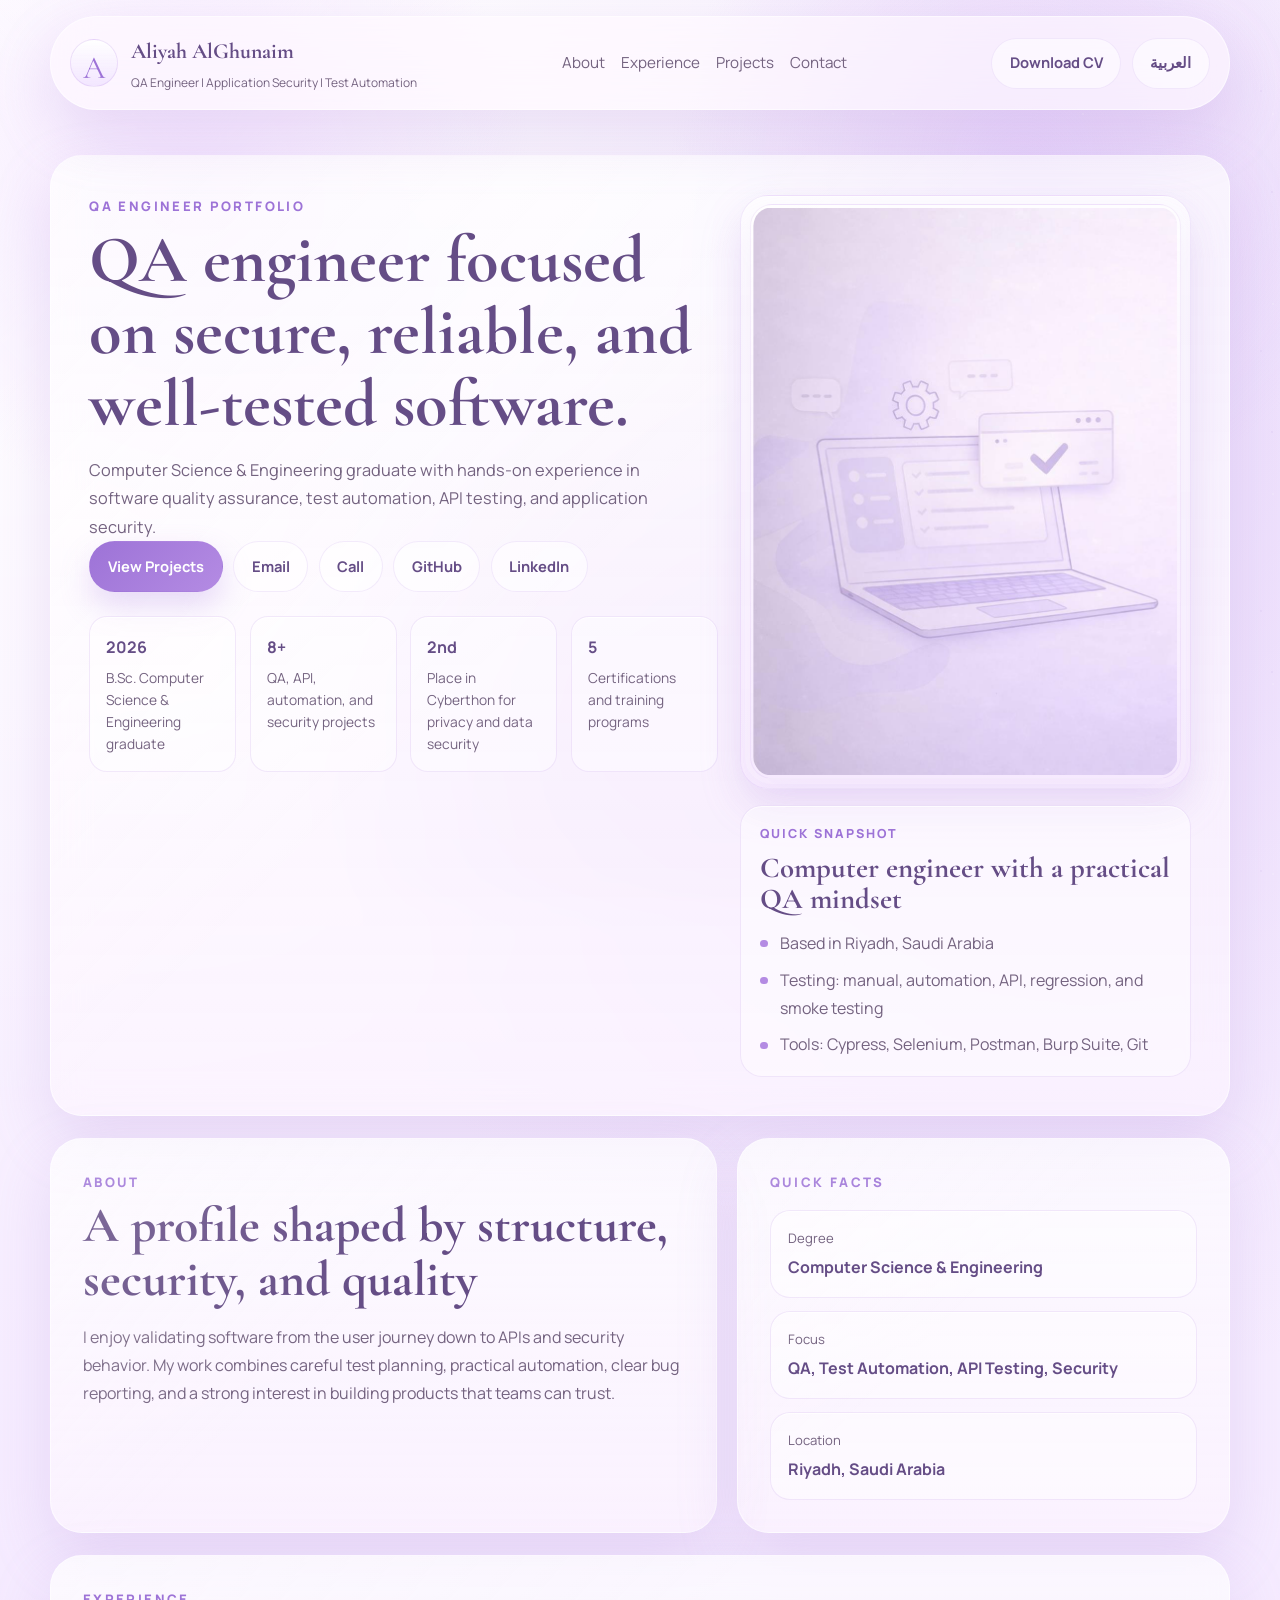
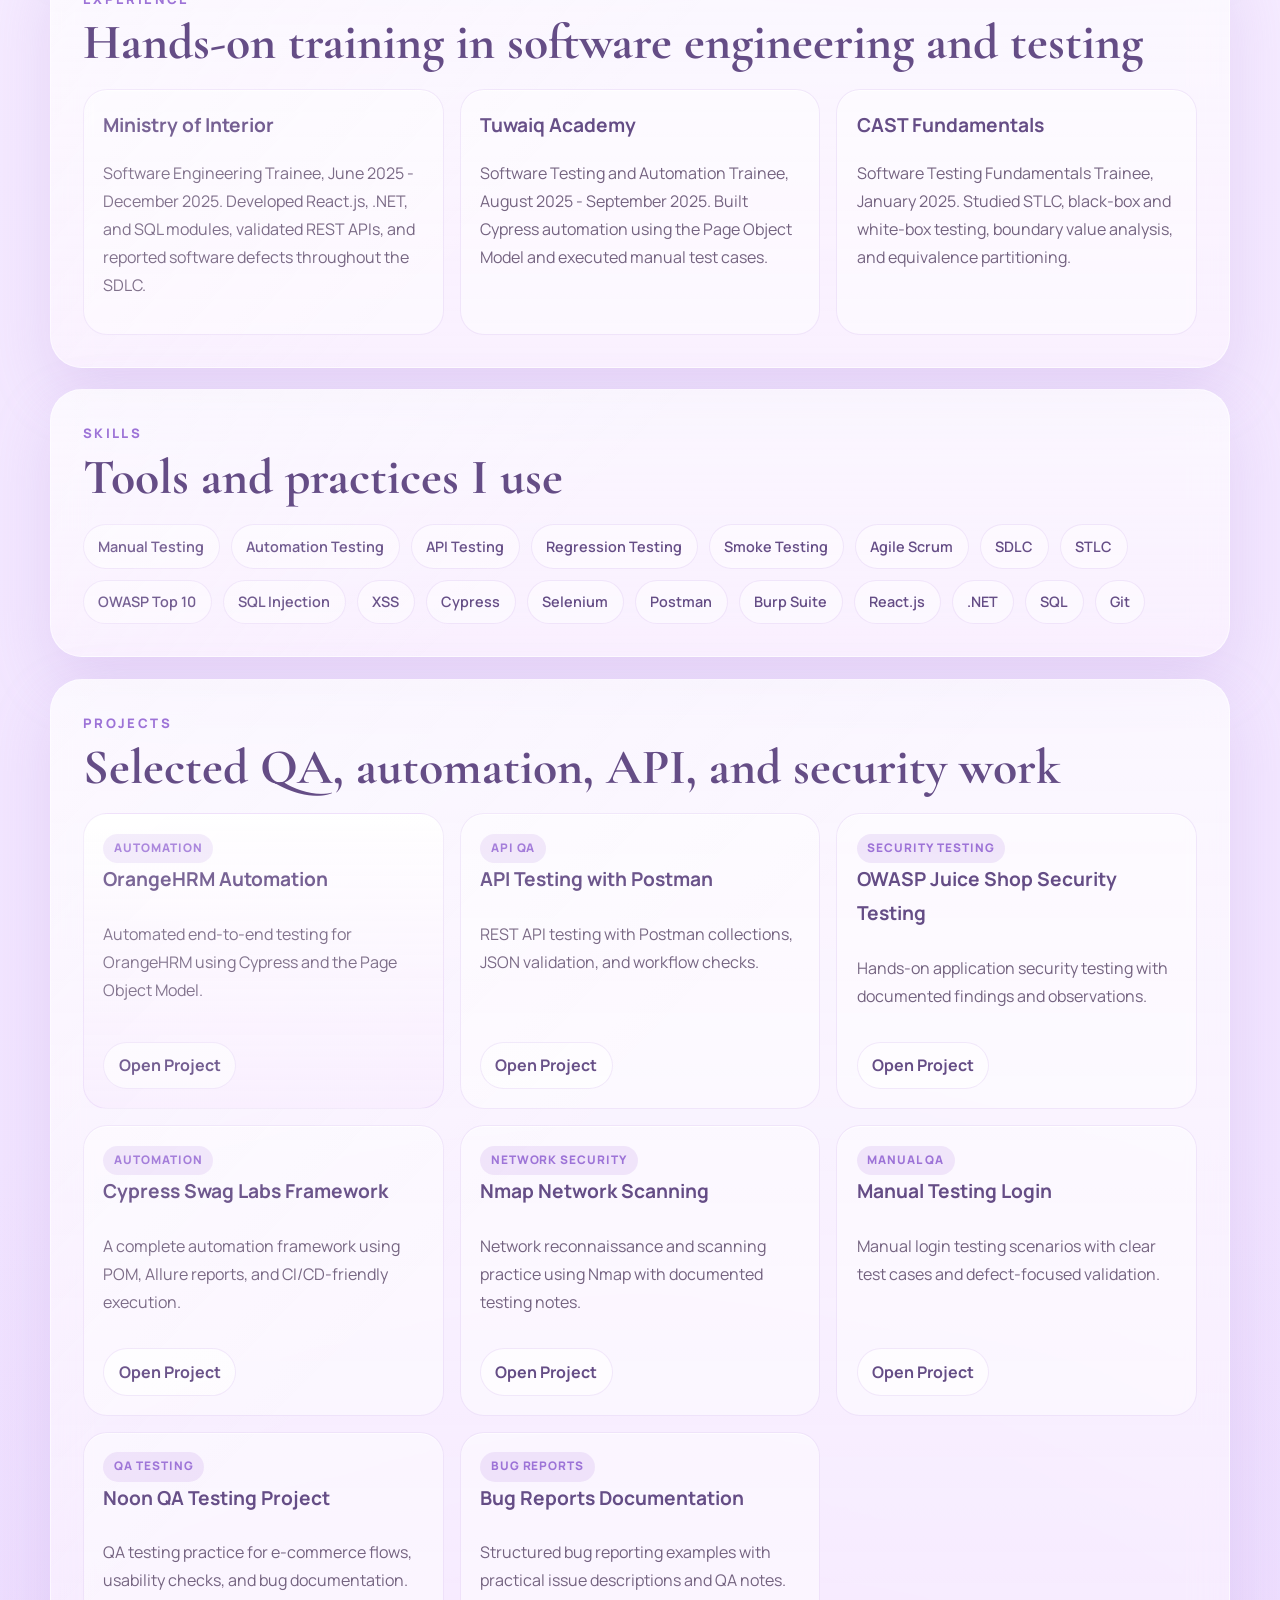
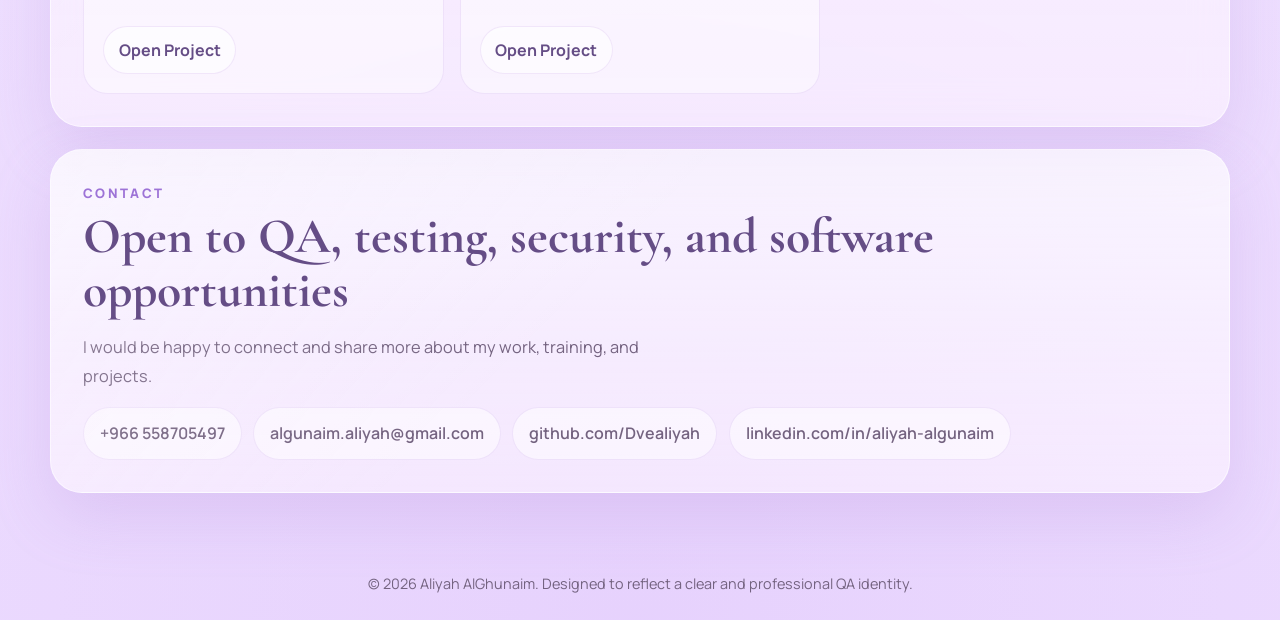
<file: index.html>
﻿<!DOCTYPE html>
<html lang="en" dir="ltr">
<head>
  <meta charset="UTF-8">
  <meta name="viewport" content="width=device-width, initial-scale=1.0">
  <title>Aliyah AlGhunaim | QA Engineer Portfolio</title>
  <meta name="description" content="Aliyah AlGhunaim portfolio for QA engineering, application security, test automation, API testing, and software quality projects.">
  <link rel="preconnect" href="https://fonts.googleapis.com">
  <link rel="preconnect" href="https://fonts.gstatic.com" crossorigin>
  <link href="https://fonts.googleapis.com/css2?family=Cairo:wght@400;600;700;800&family=Cormorant+Garamond:wght@500;600;700&family=Manrope:wght@400;500;600;700&display=swap" rel="stylesheet">
  <link rel="stylesheet" href="style.css">
</head>
<body>
  <div class="page-glow" aria-hidden="true"></div>
  <div class="page-noise" aria-hidden="true"></div>

  <header class="topbar">
    <a class="brand" href="#home" aria-label="Home">
      <span class="brand-mark">A</span>
      <span class="brand-copy">
        <strong>Aliyah AlGhunaim</strong>
        <small>QA Engineer | Application Security | Test Automation</small>
      </span>
    </a>

    <nav class="nav-links" aria-label="Primary navigation">
      <a href="#about">About</a>
      <a href="#experience">Experience</a>
      <a href="#projects">Projects</a>
      <a href="#contact">Contact</a>
    </nav>

    <div class="top-actions">
      <a class="btn btn-soft" href="Aliyah-AlGhunaim-CV.pdf" download>Download CV</a>
      <a class="btn btn-soft" href="ar.html">العربية</a>
    </div>
  </header>

  <main id="home">
    <section class="hero panel reveal">
      <div class="hero-copy">
        <p class="eyebrow">QA Engineer Portfolio</p>
        <h1>QA engineer focused on secure, reliable, and well-tested software.</h1>
        <p class="lead">
          Computer Science & Engineering graduate with hands-on experience in software quality assurance, test automation, API testing, and application security.
        </p>

        <div class="hero-actions">
          <a class="btn btn-primary" href="#projects">View Projects</a>
          <a class="btn btn-soft" href="mailto:algunaim.aliyah@gmail.com">Email</a>
          <a class="btn btn-soft" href="tel:+966558705497">Call</a>
          <a class="btn btn-soft" href="https://github.com/Dvealiyah" target="_blank" rel="noopener noreferrer">GitHub</a>
          <a class="btn btn-soft" href="https://www.linkedin.com/in/aliyah-algunaim" target="_blank" rel="noopener noreferrer">LinkedIn</a>
        </div>

        <div class="hero-metrics stats-grid">
          <article>
            <strong>2026</strong>
            <span>B.Sc. Computer Science & Engineering graduate</span>
          </article>
          <article>
            <strong>8+</strong>
            <span>QA, API, automation, and security projects</span>
          </article>
          <article>
            <strong>2nd</strong>
            <span>Place in Cyberthon for privacy and data security</span>
          </article>
          <article>
            <strong>5</strong>
            <span>Certifications and training programs</span>
          </article>
        </div>
      </div>

      <div class="hero-visual">
        <figure class="portrait-card">
          <img src="qa-illustration-v2.jpg" alt="Software quality testing illustration on a laptop">
        </figure>

        <aside class="status-card">
          <p>Quick Snapshot</p>
          <h2>Computer engineer with a practical QA mindset</h2>
          <ul>
            <li>Based in Riyadh, Saudi Arabia</li>
            <li>Testing: manual, automation, API, regression, and smoke testing</li>
            <li>Tools: Cypress, Selenium, Postman, Burp Suite, Git</li>
          </ul>
        </aside>
      </div>
    </section>

    <section id="about" class="section-grid reveal">
      <article class="panel intro-card">
        <p class="eyebrow">About</p>
        <h2>A profile shaped by structure, security, and quality</h2>
        <p>
          I enjoy validating software from the user journey down to APIs and security behavior. My work combines careful test planning, practical automation, clear bug reporting, and a strong interest in building products that teams can trust.
        </p>
      </article>

      <article class="panel facts-card">
        <p class="eyebrow">Quick Facts</p>
        <div class="facts-list">
          <div><span>Degree</span><strong>Computer Science & Engineering</strong></div>
          <div><span>Focus</span><strong>QA, Test Automation, API Testing, Security</strong></div>
          <div><span>Location</span><strong>Riyadh, Saudi Arabia</strong></div>
        </div>
      </article>
    </section>

    <section id="experience" class="panel reveal">
      <div class="section-heading">
        <p class="eyebrow">Experience</p>
        <h2>Hands-on training in software engineering and testing</h2>
      </div>
      <div class="cards three-up">
        <article class="soft-card">
          <h3>Ministry of Interior</h3>
          <p>Software Engineering Trainee, June 2025 - December 2025. Developed React.js, .NET, and SQL modules, validated REST APIs, and reported software defects throughout the SDLC.</p>
        </article>
        <article class="soft-card">
          <h3>Tuwaiq Academy</h3>
          <p>Software Testing and Automation Trainee, August 2025 - September 2025. Built Cypress automation using the Page Object Model and executed manual test cases.</p>
        </article>
        <article class="soft-card">
          <h3>CAST Fundamentals</h3>
          <p>Software Testing Fundamentals Trainee, January 2025. Studied STLC, black-box and white-box testing, boundary value analysis, and equivalence partitioning.</p>
        </article>
      </div>
    </section>

    <section id="strengths" class="panel reveal">
      <div class="section-heading">
        <p class="eyebrow">Skills</p>
        <h2>Tools and practices I use</h2>
      </div>
      <div class="skill-band">
        <span>Manual Testing</span><span>Automation Testing</span><span>API Testing</span><span>Regression Testing</span><span>Smoke Testing</span><span>Agile Scrum</span><span>SDLC</span><span>STLC</span><span>OWASP Top 10</span><span>SQL Injection</span><span>XSS</span><span>Cypress</span><span>Selenium</span><span>Postman</span><span>Burp Suite</span><span>React.js</span><span>.NET</span><span>SQL</span><span>Git</span>
      </div>
    </section>

    <section id="projects" class="panel reveal">
      <div class="section-heading">
        <p class="eyebrow">Projects</p>
        <h2>Selected QA, automation, API, and security work</h2>
      </div>

      <div class="cards project-layout expanded-projects">
        <article class="project-card featured"><span class="pill">Automation</span><h3>OrangeHRM Automation</h3><p>Automated end-to-end testing for OrangeHRM using Cypress and the Page Object Model.</p><a href="https://github.com/Dvealiyah/Cypress-Automation-Testing-OrangeHRM" target="_blank" rel="noopener noreferrer">Open Project</a></article>
        <article class="project-card"><span class="pill">API QA</span><h3>API Testing with Postman</h3><p>REST API testing with Postman collections, JSON validation, and workflow checks.</p><a href="https://github.com/Dvealiyah/API-Testing-Postman-" target="_blank" rel="noopener noreferrer">Open Project</a></article>
        <article class="project-card"><span class="pill">Security Testing</span><h3>OWASP Juice Shop Security Testing</h3><p>Hands-on application security testing with documented findings and observations.</p><a href="https://github.com/Dvealiyah/owasp-juice-shop-security-testing" target="_blank" rel="noopener noreferrer">Open Project</a></article>
        <article class="project-card"><span class="pill">Automation</span><h3>Cypress Swag Labs Framework</h3><p>A complete automation framework using POM, Allure reports, and CI/CD-friendly execution.</p><a href="https://github.com/Dvealiyah/Cypress-Automation-Project-Swag-Labs-POM-Allure-Reports-CI-CD" target="_blank" rel="noopener noreferrer">Open Project</a></article>
        <article class="project-card"><span class="pill">Network Security</span><h3>Nmap Network Scanning</h3><p>Network reconnaissance and scanning practice using Nmap with documented testing notes.</p><a href="https://github.com/Dvealiyah/nmap-network-scanning" target="_blank" rel="noopener noreferrer">Open Project</a></article>
        <article class="project-card"><span class="pill">Manual QA</span><h3>Manual Testing Login</h3><p>Manual login testing scenarios with clear test cases and defect-focused validation.</p><a href="https://github.com/Dvealiyah/manual-testing-login" target="_blank" rel="noopener noreferrer">Open Project</a></article>
        <article class="project-card"><span class="pill">QA Testing</span><h3>Noon QA Testing Project</h3><p>QA testing practice for e-commerce flows, usability checks, and bug documentation.</p><a href="https://github.com/Dvealiyah/noon-QA-Testing-project" target="_blank" rel="noopener noreferrer">Open Project</a></article>
        <article class="project-card"><span class="pill">Bug Reports</span><h3>Bug Reports Documentation</h3><p>Structured bug reporting examples with practical issue descriptions and QA notes.</p><a href="https://github.com/Dvealiyah/bug-reports.md" target="_blank" rel="noopener noreferrer">Open Project</a></article>
      </div>    </section>

    <section id="contact" class="contact-block reveal">
      <article class="panel contact-panel">
        <div class="section-heading">
          <p class="eyebrow">Contact</p>
          <h2>Open to QA, testing, security, and software opportunities</h2>
        </div>
        <p class="lead">I would be happy to connect and share more about my work, training, and projects.</p>
        <div class="contact-links">
          <a href="tel:+966558705497">+966 558705497</a>
          <a href="mailto:algunaim.aliyah@gmail.com">algunaim.aliyah@gmail.com</a>
          <a href="https://github.com/Dvealiyah" target="_blank" rel="noopener noreferrer">github.com/Dvealiyah</a>
          <a href="https://www.linkedin.com/in/aliyah-algunaim" target="_blank" rel="noopener noreferrer">linkedin.com/in/aliyah-algunaim</a>
        </div>
      </article>
    </section>
  </main>

  <footer class="footer">
    <p>© 2026 Aliyah AlGhunaim. Designed to reflect a clear and professional QA identity.</p>
  </footer>
</body>
</html>
</file>
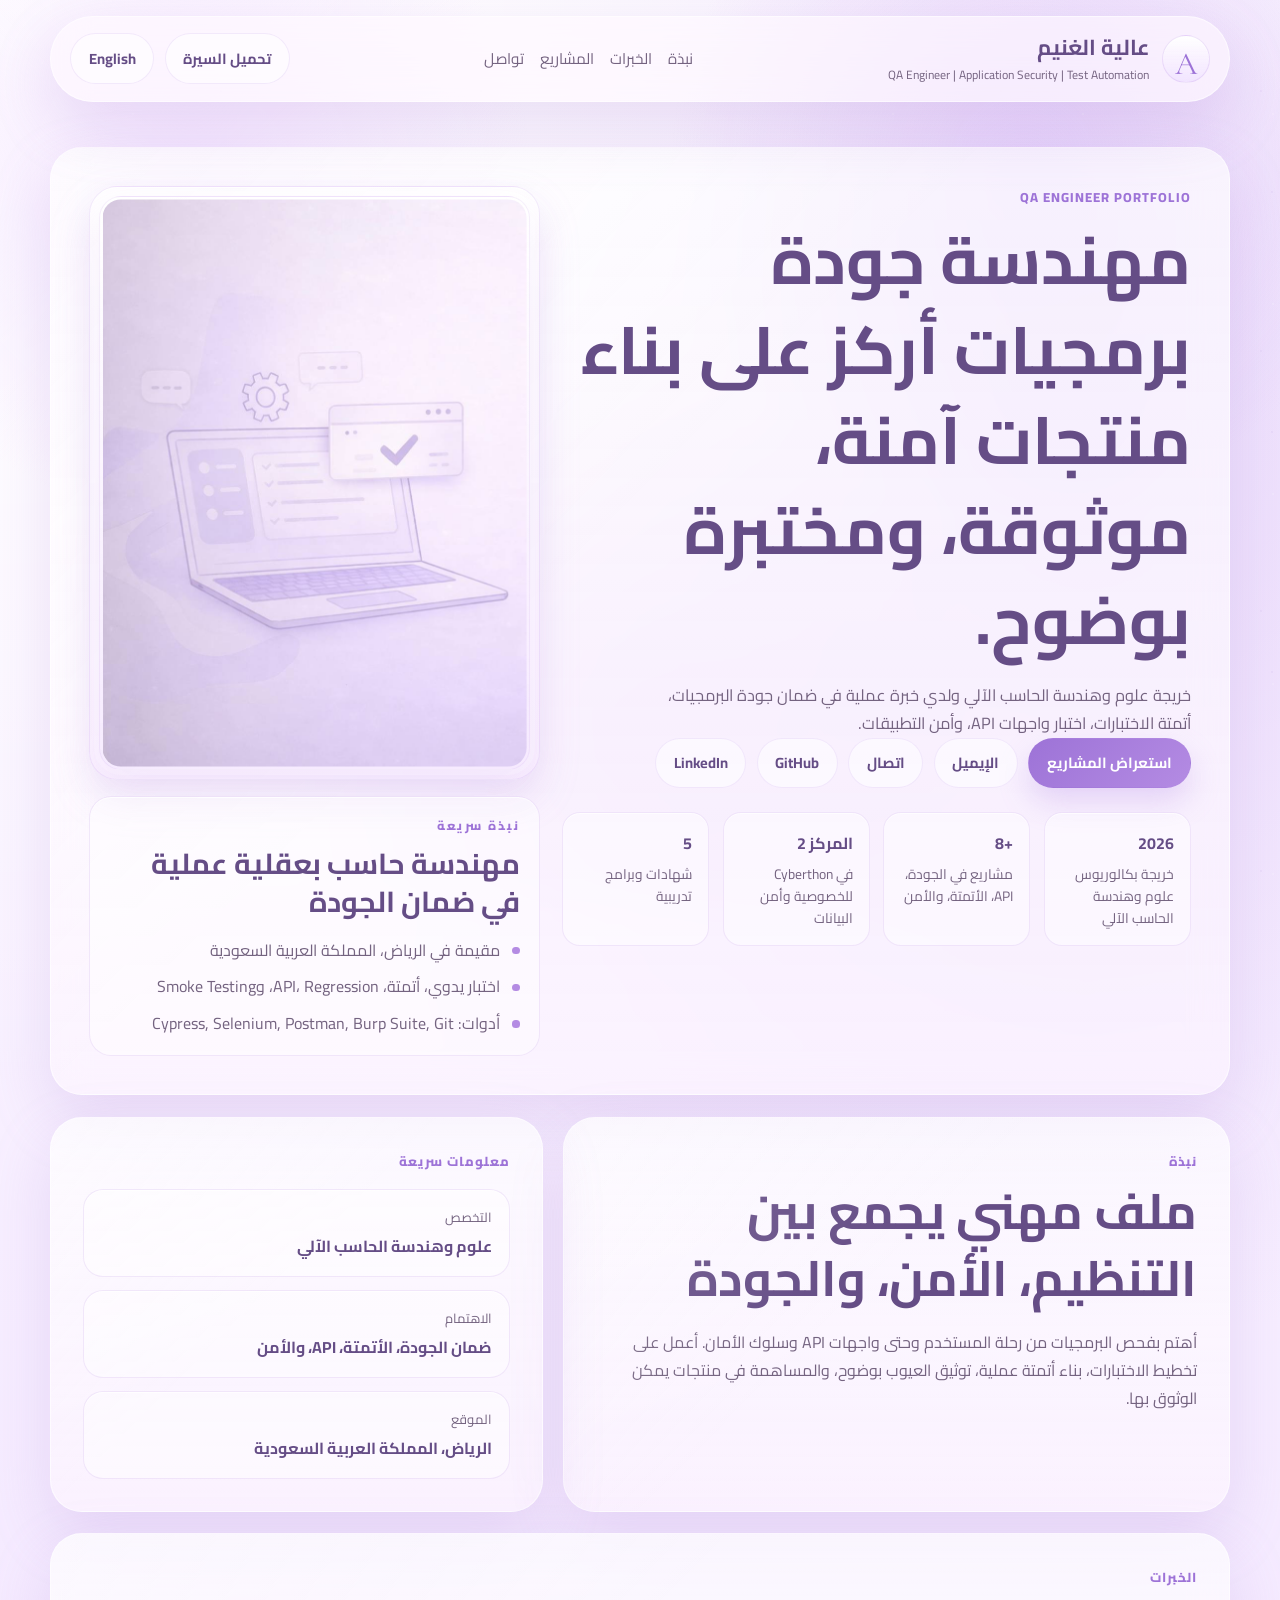
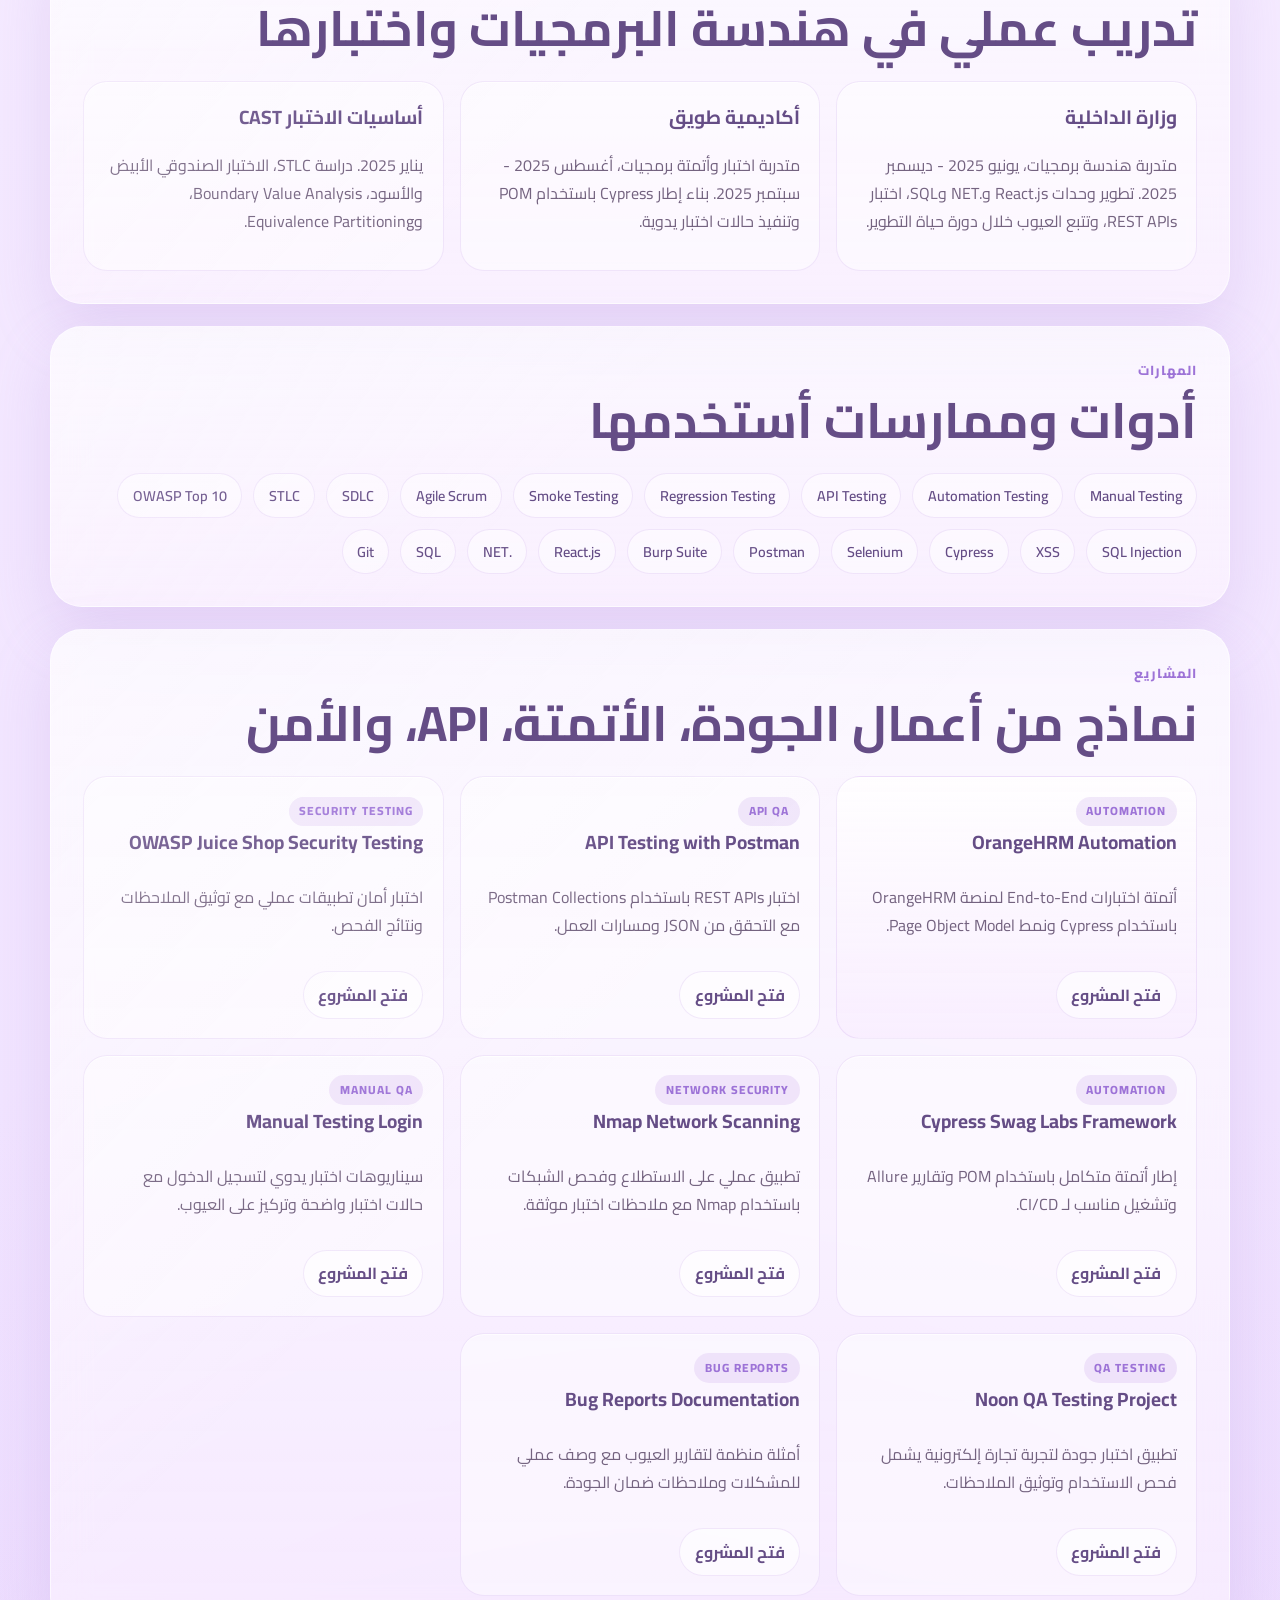
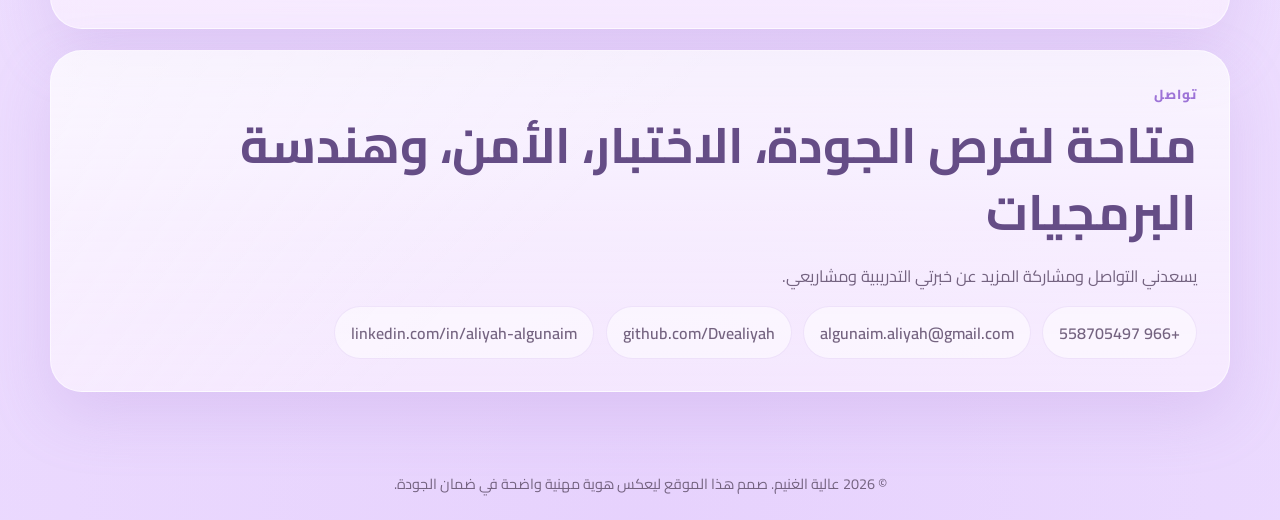
<file: ar.html>
﻿<!DOCTYPE html>
<html lang="ar" dir="rtl">
<head>
  <meta charset="UTF-8">
  <meta name="viewport" content="width=device-width, initial-scale=1.0">
  <title>عالية الغنيم | QA Engineer Portfolio</title>
  <meta name="description" content="الموقع الشخصي لعالية الغنيم في ضمان الجودة، أتمتة الاختبارات، اختبار واجهات API، وأمن التطبيقات.">
  <link rel="preconnect" href="https://fonts.googleapis.com">
  <link rel="preconnect" href="https://fonts.gstatic.com" crossorigin>
  <link href="https://fonts.googleapis.com/css2?family=Cairo:wght@400;600;700;800&family=Cormorant+Garamond:wght@500;600;700&family=Manrope:wght@400;500;600;700&display=swap" rel="stylesheet">
  <link rel="stylesheet" href="style.css">
</head>
<body>
  <div class="page-glow" aria-hidden="true"></div>
  <div class="page-noise" aria-hidden="true"></div>

  <header class="topbar">
    <a class="brand" href="#home" aria-label="الرئيسية">
      <span class="brand-mark">A</span>
      <span class="brand-copy">
        <strong>عالية الغنيم</strong>
        <small>QA Engineer | Application Security | Test Automation</small>
      </span>
    </a>

    <nav class="nav-links" aria-label="التنقل الرئيسي">
      <a href="#about">نبذة</a>
      <a href="#experience">الخبرات</a>
      <a href="#projects">المشاريع</a>
      <a href="#contact">تواصل</a>
    </nav>

    <div class="top-actions">
      <a class="btn btn-soft" href="Aliyah-AlGhunaim-CV.pdf" download>تحميل السيرة</a>
      <a class="btn btn-soft" href="index.html">English</a>
    </div>
  </header>

  <main id="home">
    <section class="hero panel reveal">
      <div class="hero-copy">
        <p class="eyebrow">QA Engineer Portfolio</p>
        <h1>مهندسة جودة برمجيات أركز على بناء منتجات آمنة، موثوقة، ومختبرة بوضوح.</h1>
        <p class="lead">خريجة علوم وهندسة الحاسب الآلي ولدي خبرة عملية في ضمان جودة البرمجيات، أتمتة الاختبارات، اختبار واجهات API، وأمن التطبيقات.</p>
        <div class="hero-actions">
          <a class="btn btn-primary" href="#projects">استعراض المشاريع</a>
          <a class="btn btn-soft" href="mailto:algunaim.aliyah@gmail.com">الإيميل</a>
          <a class="btn btn-soft" href="tel:+966558705497">اتصال</a>
          <a class="btn btn-soft" href="https://github.com/Dvealiyah" target="_blank" rel="noopener noreferrer">GitHub</a>
          <a class="btn btn-soft" href="https://www.linkedin.com/in/aliyah-algunaim" target="_blank" rel="noopener noreferrer">LinkedIn</a>
        </div>
        <div class="hero-metrics stats-grid">
          <article><strong>2026</strong><span>خريجة بكالوريوس علوم وهندسة الحاسب الآلي</span></article>
          <article><strong>+8</strong><span>مشاريع في الجودة، API، الأتمتة، والأمن</span></article>
          <article><strong>المركز 2</strong><span>في Cyberthon للخصوصية وأمن البيانات</span></article>
          <article><strong>5</strong><span>شهادات وبرامج تدريبية</span></article>
        </div>
      </div>
      <div class="hero-visual">
        <figure class="portrait-card"><img src="qa-illustration-v2.jpg" alt="رسم توضيحي لاختبار جودة البرمجيات على جهاز محمول"></figure>
        <aside class="status-card">
          <p>نبذة سريعة</p>
          <h2>مهندسة حاسب بعقلية عملية في ضمان الجودة</h2>
          <ul>
            <li>مقيمة في الرياض، المملكة العربية السعودية</li>
            <li>اختبار يدوي، أتمتة، API، Regression، وSmoke Testing</li>
            <li>أدوات: Cypress, Selenium, Postman, Burp Suite, Git</li>
          </ul>
        </aside>
      </div>
    </section>

    <section id="about" class="section-grid reveal">
      <article class="panel intro-card">
        <p class="eyebrow">نبذة</p>
        <h2>ملف مهني يجمع بين التنظيم، الأمن، والجودة</h2>
        <p>أهتم بفحص البرمجيات من رحلة المستخدم وحتى واجهات API وسلوك الأمان. أعمل على تخطيط الاختبارات، بناء أتمتة عملية، توثيق العيوب بوضوح، والمساهمة في منتجات يمكن الوثوق بها.</p>
      </article>
      <article class="panel facts-card">
        <p class="eyebrow">معلومات سريعة</p>
        <div class="facts-list">
          <div><span>التخصص</span><strong>علوم وهندسة الحاسب الآلي</strong></div>
          <div><span>الاهتمام</span><strong>ضمان الجودة، الأتمتة، API، والأمن</strong></div>
          <div><span>الموقع</span><strong>الرياض، المملكة العربية السعودية</strong></div>
        </div>
      </article>
    </section>

    <section id="experience" class="panel reveal">
      <div class="section-heading"><p class="eyebrow">الخبرات</p><h2>تدريب عملي في هندسة البرمجيات واختبارها</h2></div>
      <div class="cards three-up">
        <article class="soft-card"><h3>وزارة الداخلية</h3><p>متدربة هندسة برمجيات، يونيو 2025 - ديسمبر 2025. تطوير وحدات React.js و.NET وSQL، اختبار REST APIs، وتتبع العيوب خلال دورة حياة التطوير.</p></article>
        <article class="soft-card"><h3>أكاديمية طويق</h3><p>متدربة اختبار وأتمتة برمجيات، أغسطس 2025 - سبتمبر 2025. بناء إطار Cypress باستخدام POM وتنفيذ حالات اختبار يدوية.</p></article>
        <article class="soft-card"><h3>أساسيات الاختبار CAST</h3><p>يناير 2025. دراسة STLC، الاختبار الصندوقي الأبيض والأسود، Boundary Value Analysis، وEquivalence Partitioning.</p></article>
      </div>
    </section>

    <section id="strengths" class="panel reveal">
      <div class="section-heading"><p class="eyebrow">المهارات</p><h2>أدوات وممارسات أستخدمها</h2></div>
      <div class="skill-band">
        <span>Manual Testing</span><span>Automation Testing</span><span>API Testing</span><span>Regression Testing</span><span>Smoke Testing</span><span>Agile Scrum</span><span>SDLC</span><span>STLC</span><span>OWASP Top 10</span><span>SQL Injection</span><span>XSS</span><span>Cypress</span><span>Selenium</span><span>Postman</span><span>Burp Suite</span><span>React.js</span><span>.NET</span><span>SQL</span><span>Git</span>
      </div>
    </section>

    <section id="projects" class="panel reveal">
      <div class="section-heading"><p class="eyebrow">المشاريع</p><h2>نماذج من أعمال الجودة، الأتمتة، API، والأمن</h2></div>
      <div class="cards project-layout expanded-projects">
        <article class="project-card featured"><span class="pill">Automation</span><h3>OrangeHRM Automation</h3><p>أتمتة اختبارات End-to-End لمنصة OrangeHRM باستخدام Cypress ونمط Page Object Model.</p><a href="https://github.com/Dvealiyah/Cypress-Automation-Testing-OrangeHRM" target="_blank" rel="noopener noreferrer">فتح المشروع</a></article>
        <article class="project-card"><span class="pill">API QA</span><h3>API Testing with Postman</h3><p>اختبار REST APIs باستخدام Postman Collections مع التحقق من JSON ومسارات العمل.</p><a href="https://github.com/Dvealiyah/API-Testing-Postman-" target="_blank" rel="noopener noreferrer">فتح المشروع</a></article>
        <article class="project-card"><span class="pill">Security Testing</span><h3>OWASP Juice Shop Security Testing</h3><p>اختبار أمان تطبيقات عملي مع توثيق الملاحظات ونتائج الفحص.</p><a href="https://github.com/Dvealiyah/owasp-juice-shop-security-testing" target="_blank" rel="noopener noreferrer">فتح المشروع</a></article>
        <article class="project-card"><span class="pill">Automation</span><h3>Cypress Swag Labs Framework</h3><p>إطار أتمتة متكامل باستخدام POM وتقارير Allure وتشغيل مناسب لـ CI/CD.</p><a href="https://github.com/Dvealiyah/Cypress-Automation-Project-Swag-Labs-POM-Allure-Reports-CI-CD" target="_blank" rel="noopener noreferrer">فتح المشروع</a></article>
        <article class="project-card"><span class="pill">Network Security</span><h3>Nmap Network Scanning</h3><p>تطبيق عملي على الاستطلاع وفحص الشبكات باستخدام Nmap مع ملاحظات اختبار موثقة.</p><a href="https://github.com/Dvealiyah/nmap-network-scanning" target="_blank" rel="noopener noreferrer">فتح المشروع</a></article>
        <article class="project-card"><span class="pill">Manual QA</span><h3>Manual Testing Login</h3><p>سيناريوهات اختبار يدوي لتسجيل الدخول مع حالات اختبار واضحة وتركيز على العيوب.</p><a href="https://github.com/Dvealiyah/manual-testing-login" target="_blank" rel="noopener noreferrer">فتح المشروع</a></article>
        <article class="project-card"><span class="pill">QA Testing</span><h3>Noon QA Testing Project</h3><p>تطبيق اختبار جودة لتجربة تجارة إلكترونية يشمل فحص الاستخدام وتوثيق الملاحظات.</p><a href="https://github.com/Dvealiyah/noon-QA-Testing-project" target="_blank" rel="noopener noreferrer">فتح المشروع</a></article>
        <article class="project-card"><span class="pill">Bug Reports</span><h3>Bug Reports Documentation</h3><p>أمثلة منظمة لتقارير العيوب مع وصف عملي للمشكلات وملاحظات ضمان الجودة.</p><a href="https://github.com/Dvealiyah/bug-reports.md" target="_blank" rel="noopener noreferrer">فتح المشروع</a></article>
      </div>    </section>

    <section id="contact" class="contact-block reveal">
      <article class="panel contact-panel">
        <div class="section-heading"><p class="eyebrow">تواصل</p><h2>متاحة لفرص الجودة، الاختبار، الأمن، وهندسة البرمجيات</h2></div>
        <p class="lead">يسعدني التواصل ومشاركة المزيد عن خبرتي التدريبية ومشاريعي.</p>
        <div class="contact-links">
          <a href="tel:+966558705497">+966 558705497</a>
          <a href="mailto:algunaim.aliyah@gmail.com">algunaim.aliyah@gmail.com</a>
          <a href="https://github.com/Dvealiyah" target="_blank" rel="noopener noreferrer">github.com/Dvealiyah</a>
          <a href="https://www.linkedin.com/in/aliyah-algunaim" target="_blank" rel="noopener noreferrer">linkedin.com/in/aliyah-algunaim</a>
        </div>
      </article>
    </section>
  </main>

  <footer class="footer"><p>© 2026 عالية الغنيم. صمم هذا الموقع ليعكس هوية مهنية واضحة في ضمان الجودة.</p></footer>
</body>
</html>
</file>
<file: style.css>
:root {
  --bg: #f8f1ff;
  --bg-deep: #eadbff;
  --surface: rgba(255, 255, 255, 0.58);
  --surface-strong: rgba(255, 255, 255, 0.74);
  --line: rgba(154, 118, 191, 0.2);
  --line-strong: rgba(154, 118, 191, 0.34);
  --text: #5d4d69;
  --text-soft: #746380;
  --heading: #654d86;
  --accent: #b48be3;
  --accent-strong: #9d73d7;
  --accent-fade: rgba(180, 139, 227, 0.18);
  --shadow: 0 24px 60px rgba(173, 133, 215, 0.22);
  --radius-xl: 32px;
  --radius-lg: 24px;
  --radius-md: 18px;
  --max-width: 1180px;
}

* {
  box-sizing: border-box;
}

html {
  scroll-behavior: smooth;
}

body {
  margin: 0;
  min-height: 100vh;
  font-family: "Manrope", sans-serif;
  color: var(--text);
  background:
    radial-gradient(circle at top left, rgba(255, 255, 255, 0.92), transparent 28%),
    radial-gradient(circle at 85% 12%, rgba(202, 167, 245, 0.34), transparent 26%),
    radial-gradient(circle at 50% 100%, rgba(219, 190, 250, 0.4), transparent 32%),
    linear-gradient(180deg, #fefbff 0%, #f4e9ff 46%, #eedfff 100%);
  line-height: 1.75;
  overflow-x: hidden;
}

body,
button,
input,
textarea {
  -webkit-font-smoothing: antialiased;
}

img {
  max-width: 100%;
}

a {
  color: inherit;
}

.page-glow,
.page-noise {
  position: fixed;
  inset: 0;
  pointer-events: none;
  z-index: -2;
}

.page-glow {
  background:
    radial-gradient(circle at 15% 20%, rgba(244, 229, 255, 0.95), transparent 26%),
    radial-gradient(circle at 80% 18%, rgba(214, 182, 247, 0.42), transparent 28%),
    radial-gradient(circle at 50% 80%, rgba(232, 211, 252, 0.46), transparent 35%);
}

.page-noise {
  z-index: -1;
  opacity: 0.22;
  background-image:
    radial-gradient(circle at 20% 30%, rgba(255, 255, 255, 0.8) 0 1px, transparent 1.2px),
    radial-gradient(circle at 70% 60%, rgba(255, 255, 255, 0.75) 0 1px, transparent 1.2px),
    radial-gradient(circle at 30% 80%, rgba(201, 176, 235, 0.7) 0 1px, transparent 1.3px),
    radial-gradient(circle at 85% 35%, rgba(201, 176, 235, 0.7) 0 1px, transparent 1.3px);
  background-size: 210px 210px, 190px 190px, 240px 240px, 260px 260px;
}

.topbar,
main,
.footer {
  width: min(var(--max-width), calc(100% - 2rem));
  margin-inline: auto;
}

.topbar {
  margin-top: 1rem;
  padding: 1rem 1.2rem;
  border: 1px solid rgba(255, 255, 255, 0.55);
  border-radius: 999px;
  background: rgba(255, 248, 255, 0.62);
  backdrop-filter: blur(18px);
  box-shadow: var(--shadow);
  display: flex;
  align-items: center;
  justify-content: space-between;
  gap: 1rem;
  position: sticky;
  top: 0.85rem;
  z-index: 20;
}

.brand {
  display: inline-flex;
  align-items: center;
  gap: 0.8rem;
  text-decoration: none;
  min-width: 0;
}

.brand-mark {
  width: 3rem;
  height: 3rem;
  border-radius: 50%;
  display: grid;
  place-items: center;
  flex-shrink: 0;
  font-family: "Cormorant Garamond", serif;
  font-size: 2rem;
  color: var(--accent-strong);
  background: linear-gradient(180deg, rgba(255, 255, 255, 0.95), rgba(240, 226, 255, 0.84));
  border: 1px solid rgba(180, 139, 227, 0.22);
  box-shadow: inset 0 1px 0 rgba(255, 255, 255, 0.8);
}


.brand-copy {
  display: grid;
  gap: 0.1rem;
}

.brand-copy strong,
.brand-copy small {
  white-space: nowrap;
}

.brand-copy strong {
  font-family: "Cormorant Garamond", serif;
  font-size: 1.35rem;
  font-weight: 700;
  color: var(--heading);
}

.brand-copy small {
  font-size: 0.75rem;
  color: var(--text-soft);
}

.nav-links,
.top-actions,
.hero-actions,
.contact-links,
.skill-band {
  display: flex;
  flex-wrap: wrap;
}

.nav-links {
  gap: 1rem;
}

.nav-links a {
  text-decoration: none;
  font-size: 0.95rem;
  color: var(--text-soft);
  transition: color 0.2s ease, transform 0.2s ease;
}

.nav-links a:hover,
.nav-links a:focus-visible {
  color: var(--heading);
  transform: translateY(-1px);
}

.top-actions,
.hero-actions {
  gap: 0.65rem;
}

.btn {
  display: inline-flex;
  align-items: center;
  justify-content: center;
  padding: 0.72rem 1.1rem;
  border-radius: 999px;
  text-decoration: none;
  font-size: 0.92rem;
  font-weight: 700;
  border: 1px solid transparent;
  transition: transform 0.2s ease, box-shadow 0.2s ease, border-color 0.2s ease, background-color 0.2s ease;
}

.btn:hover,
.btn:focus-visible {
  transform: translateY(-2px);
}

.btn-primary {
  color: #fff;
  background: linear-gradient(135deg, var(--accent-strong), var(--accent));
  box-shadow: 0 14px 30px rgba(180, 139, 227, 0.3);
}

.btn-soft {
  color: var(--heading);
  background: rgba(255, 255, 255, 0.56);
  border-color: rgba(180, 139, 227, 0.16);
}

main {
  padding: 2.8rem 0 4rem;
}

.panel {
  position: relative;
  overflow: hidden;
  border: 1px solid rgba(255, 255, 255, 0.58);
  border-radius: var(--radius-xl);
  background: linear-gradient(180deg, rgba(255, 255, 255, 0.68), rgba(255, 247, 255, 0.55));
  box-shadow: var(--shadow);
  backdrop-filter: blur(18px);
}

.panel::after {
  content: "";
  position: absolute;
  inset: 0;
  background: linear-gradient(135deg, rgba(255, 255, 255, 0.2), transparent 45%);
  pointer-events: none;
}

.hero {
  display: grid;
  grid-template-columns: minmax(0, 1.2fr) minmax(290px, 0.86fr);
  gap: 1.4rem;
  padding: clamp(1.5rem, 3vw, 2.4rem);
}

.hero-copy,
.hero-visual,
.section-heading,
.facts-list,
.status-card ul {
  position: relative;
  z-index: 1;
}

.hero-copy h1,
.section-heading h2,
.intro-card h2,
.status-card h2 {
  margin: 0;
  font-family: "Cormorant Garamond", serif;
  color: var(--heading);
  line-height: 1.08;
}

.hero-copy h1 {
  margin-top: 0.4rem;
  font-size: clamp(2.35rem, 5.2vw, 4.7rem);
}

.eyebrow {
  margin: 0;
  color: var(--accent-strong);
  font-size: 0.82rem;
  letter-spacing: 0.18em;
  text-transform: uppercase;
  font-weight: 800;
}

.lead {
  margin: 1rem 0 0;
  max-width: 60ch;
  color: var(--text-soft);
  font-size: 1.02rem;
}

.hero-metrics {
  display: grid;
  grid-template-columns: repeat(3, minmax(0, 1fr));
  gap: 0.85rem;
  margin-top: 1.5rem;
}

.hero-metrics article,
.soft-card,
.project-card,
.status-card,
.facts-list > div {
  border: 1px solid rgba(180, 139, 227, 0.18);
  background: rgba(255, 255, 255, 0.46);
  box-shadow: inset 0 1px 0 rgba(255, 255, 255, 0.72);
}

.hero-metrics article {
  padding: 1rem;
  border-radius: var(--radius-md);
}

.hero-metrics strong {
  display: block;
  color: var(--heading);
  font-size: 1rem;
}

.hero-metrics span {
  display: block;
  margin-top: 0.35rem;
  color: var(--text-soft);
  font-size: 0.86rem;
  line-height: 1.6;
}

.hero-visual {
  display: grid;
  gap: 1rem;
  align-content: start;
}

.portrait-card {
  margin: 0;
  padding: 0.55rem;
  border-radius: 28px;
  background: linear-gradient(180deg, rgba(255, 255, 255, 0.64), rgba(248, 236, 255, 0.65));
  border: 1px solid rgba(180, 139, 227, 0.16);
  box-shadow:
    inset 0 1px 0 rgba(255, 255, 255, 0.8),
    0 18px 42px rgba(184, 148, 224, 0.18);
}

.portrait-card img {
  display: block;
  width: 100%;
  aspect-ratio: 3 / 4;
  object-fit: cover;
  object-position: center 18%;
  border-radius: 22px;
  background: linear-gradient(180deg, rgba(255, 255, 255, 0.55), rgba(245, 233, 255, 0.72));
  padding: 0.15rem;
  border: 1px solid rgba(188, 150, 227, 0.14);
  box-shadow:
    0 0 0 5px rgba(255, 255, 255, 0.16),
    0 18px 36px rgba(191, 157, 228, 0.16);
}

.status-card {
  padding: 1.1rem 1.2rem;
  border-radius: 22px;
}

.status-card p {
  margin: 0;
  color: var(--accent-strong);
  font-size: 0.78rem;
  font-weight: 800;
  letter-spacing: 0.16em;
  text-transform: uppercase;
}

.status-card h2 {
  margin-top: 0.45rem;
  font-size: 1.8rem;
}

.status-card ul {
  margin: 0.9rem 0 0;
  padding: 0;
  list-style: none;
  display: grid;
  gap: 0.55rem;
}

.status-card li {
  position: relative;
  padding-inline-start: 1.2rem;
  color: var(--text-soft);
}

.status-card li::before {
  content: "";
  position: absolute;
  inset-inline-start: 0;
  top: 0.7rem;
  width: 0.45rem;
  height: 0.45rem;
  border-radius: 50%;
  background: var(--accent);
}

.section-grid {
  display: grid;
  grid-template-columns: 1.15fr 0.85fr;
  gap: 1.2rem;
  margin-top: 1.35rem;
}

.intro-card,
.facts-card,
#strengths,
#projects,
.contact-panel {
  padding: clamp(1.4rem, 2.8vw, 2rem);
}

.intro-card p:last-child,
.soft-card p,
.project-card p,
.facts-list span,
.contact-links a {
  color: var(--text-soft);
}

.intro-card h2,
.section-heading h2 {
  margin-top: 0.35rem;
  font-size: clamp(2rem, 4vw, 3.1rem);
}

.facts-list {
  display: grid;
  gap: 0.8rem;
  margin-top: 1rem;
}

.facts-list > div {
  padding: 1rem 1.1rem;
  border-radius: 20px;
}

.facts-list span,
.facts-list strong {
  display: block;
}

.facts-list span {
  font-size: 0.82rem;
}

.facts-list strong {
  margin-top: 0.2rem;
  color: var(--heading);
  font-size: 1rem;
}

#strengths,
#projects,
.contact-block {
  margin-top: 1.35rem;
}

.cards {
  margin-top: 1.2rem;
  display: grid;
  gap: 1rem;
}

.three-up,
.project-layout {
  grid-template-columns: repeat(3, minmax(0, 1fr));
}

.soft-card,
.project-card {
  position: relative;
  padding: 1.2rem;
  border-radius: 24px;
}

.soft-card h3,
.project-card h3 {
  margin: 0 0 0.45rem;
  color: var(--heading);
  font-size: 1.2rem;
}

.skill-band {
  gap: 0.7rem;
  margin-top: 1.2rem;
}

.skill-band span {
  padding: 0.55rem 0.9rem;
  border-radius: 999px;
  border: 1px solid rgba(180, 139, 227, 0.18);
  background: rgba(255, 255, 255, 0.46);
  color: var(--heading);
  font-size: 0.9rem;
  font-weight: 600;
}

.pill {
  display: inline-flex;
  width: fit-content;
  padding: 0.28rem 0.68rem;
  border-radius: 999px;
  background: var(--accent-fade);
  color: var(--accent-strong);
  font-size: 0.74rem;
  font-weight: 800;
  letter-spacing: 0.08em;
  text-transform: uppercase;
}

.project-card a,
.contact-links a {
  text-decoration: none;
}

.project-card a {
  display: inline-flex;
  width: fit-content;
  margin-top: 1rem;
  padding: 0.55rem 0.9rem;
  border-radius: 999px;
  background: rgba(255, 255, 255, 0.58);
  border: 1px solid rgba(180, 139, 227, 0.18);
  color: var(--heading);
  font-weight: 700;
}

.project-card.featured {
  background:
    linear-gradient(180deg, rgba(255, 255, 255, 0.78), rgba(246, 233, 255, 0.68)),
    rgba(255, 255, 255, 0.5);
}

.contact-links {
  gap: 0.7rem;
  margin-top: 1rem;
}

.contact-links a {
  padding: 0.72rem 1rem;
  border-radius: 999px;
  border: 1px solid rgba(180, 139, 227, 0.18);
  background: rgba(255, 255, 255, 0.52);
  font-weight: 600;
}

.footer {
  margin-bottom: 1.5rem;
  text-align: center;
  color: var(--text-soft);
  font-size: 0.9rem;
}


.reveal {
  animation: rise 0.8s ease both;
}

@keyframes rise {
  from {
    opacity: 0;
    transform: translateY(18px);
  }
  to {
    opacity: 1;
    transform: translateY(0);
  }
}

html[dir="rtl"] body {
  font-family: "Cairo", "Manrope", sans-serif;
}

html[dir="rtl"] .brand-copy strong,
html[dir="rtl"] .hero-copy h1,
html[dir="rtl"] .section-heading h2,
html[dir="rtl"] .intro-card h2,
html[dir="rtl"] .status-card h2 {
  font-family: "Cairo", sans-serif;
  line-height: 1.35;
}

html[dir="rtl"] .eyebrow {
  letter-spacing: 0.08em;
}

@media (max-width: 1080px) {
  .topbar {
    border-radius: 28px;
    padding-inline: 1rem;
    flex-wrap: wrap;
    position: static;
  }

  .nav-links,
  .top-actions {
    width: 100%;
    justify-content: center;
  }

  .hero,
  .section-grid {
    grid-template-columns: 1fr;
  }

  .three-up,
  .project-layout,
  .hero-metrics {
    grid-template-columns: 1fr 1fr;
  }
}

@media (max-width: 720px) {
  .topbar,
  main,
  .footer {
    width: min(var(--max-width), calc(100% - 1rem));
  }

  .brand {
    width: 100%;
    justify-content: center;
  }

  .brand-copy strong,
  .brand-copy small {
    white-space: normal;
    text-align: center;
  }

  .hero {
    padding: 1.2rem;
  }

  .hero-copy h1 {
    font-size: clamp(2rem, 10vw, 3rem);
  }

  .three-up,
  .project-layout,
  .hero-metrics {
    grid-template-columns: 1fr;
  }

  .btn,
  .project-card a,
  .contact-links a {
    width: 100%;
  }
}

#experience {
  margin-top: 1.35rem;
  padding: clamp(1.4rem, 2.8vw, 2rem);
}

.stats-grid {
  grid-template-columns: repeat(4, minmax(0, 1fr));
}

.expanded-projects {
  align-items: stretch;
}

.project-card {
  display: flex;
  flex-direction: column;
}

.project-card p {
  flex: 1;
}

@media (max-width: 1080px) {
  .stats-grid {
    grid-template-columns: repeat(2, minmax(0, 1fr));
  }
}

@media (max-width: 720px) {
  .stats-grid {
    grid-template-columns: 1fr;
  }
}
</file>
